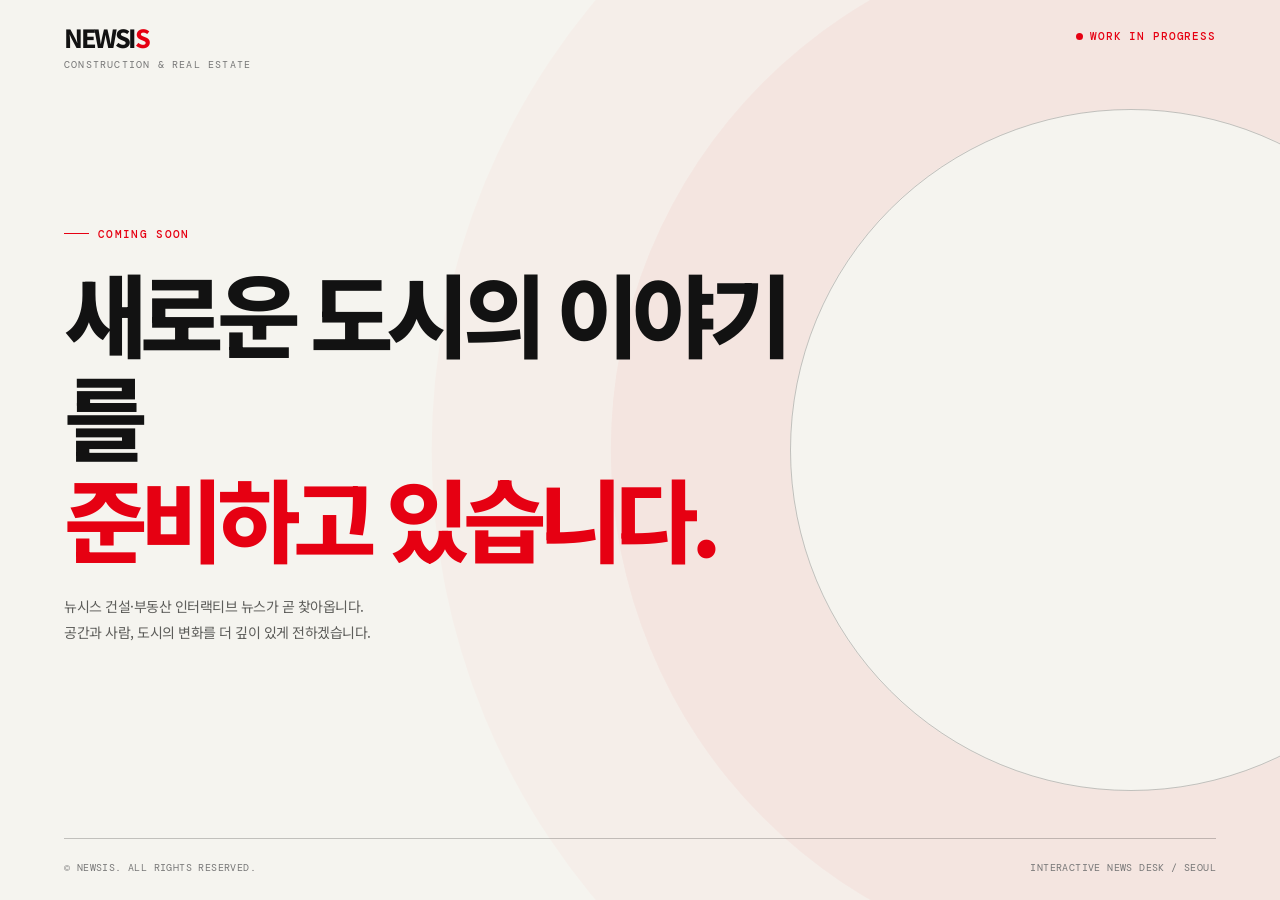
<file: index.html>
<!doctype html>
<html lang="ko">
<head>
  <meta charset="utf-8">
  <meta name="viewport" content="width=device-width, initial-scale=1">
  <meta name="description" content="뉴시스 건설·부동산 인터랙티브 뉴스 준비 중">
  <title>준비 중 | 뉴시스 건설·부동산</title>
  <link rel="preconnect" href="https://fonts.googleapis.com">
  <link rel="preconnect" href="https://fonts.gstatic.com" crossorigin>
  <link href="https://fonts.googleapis.com/css2?family=DM+Mono:wght@400;500&family=Noto+Sans+KR:wght@400;500;700;800&display=swap" rel="stylesheet">
  <style>
    :root { --ink:#121212; --paper:#f5f4ef; --red:#e60012; --line:rgba(18,18,18,.23); }
    * { box-sizing:border-box; }
    body { min-height:100vh; margin:0; overflow:hidden; color:var(--ink); background:var(--paper); font-family:"Noto Sans KR",sans-serif; }
    main { min-height:100vh; padding:26px clamp(24px,5vw,78px); display:flex; flex-direction:column; justify-content:space-between; position:relative; }
    main::before { content:""; width:min(56vw,680px); aspect-ratio:1; position:absolute; top:50%; right:-15vw; border:1px solid var(--line); border-radius:50%; transform:translateY(-50%); box-shadow:0 0 0 14vw rgba(230,0,18,.04),0 0 0 28vw rgba(230,0,18,.025); }
    header, footer, section { position:relative; z-index:1; }
    header { display:flex; justify-content:space-between; align-items:flex-start; }
    .brand { font-size:25px; line-height:.9; font-weight:800; letter-spacing:-.1em; }.brand i { color:var(--red); font-style:normal; }.brand small { display:block; margin-top:9px; color:#767676; font:10px "DM Mono",monospace; letter-spacing:.12em; }
    .status { padding-top:3px; color:var(--red); font:500 11px "DM Mono",monospace; letter-spacing:.08em; }.status::before { content:""; width:7px; height:7px; margin-right:7px; display:inline-block; border-radius:50%; background:currentColor; }
    section { margin-top:auto; margin-bottom:auto; transform:translateY(-2vh); }.eyebrow { display:flex; align-items:center; gap:9px; color:var(--red); font:500 11px "DM Mono",monospace; letter-spacing:.12em; }.eyebrow::before { content:""; width:25px; height:1px; background:currentColor; }
    h1 { max-width:790px; margin:20px 0 0; font-size:clamp(44px,7.1vw,106px); line-height:1.13; letter-spacing:-.085em; font-weight:800; }.red { color:var(--red); }.desc { max-width:425px; margin:25px 0 0; color:#5d5d5a; font-size:14px; line-height:1.85; letter-spacing:-.035em; }
    footer { padding-top:22px; border-top:1px solid var(--line); display:flex; justify-content:space-between; color:#777; font:10px "DM Mono",monospace; letter-spacing:.04em; }
    @media (max-width:600px) { main { padding:22px; }.status { font-size:9px; } main::before { width:92vw; right:-50vw; } h1 { font-size:49px; }.desc { font-size:13px; } footer span:last-child { display:none; } }
  </style>
</head>
<body>
  <main>
    <header><div class="brand">NEWSI<i>S</i><small>CONSTRUCTION &amp; REAL ESTATE</small></div><span class="status">WORK IN PROGRESS</span></header>
    <section><div class="eyebrow">COMING SOON</div><h1>새로운 도시의 이야기를<br><span class="red">준비하고 있습니다.</span></h1><p class="desc">뉴시스 건설·부동산 인터랙티브 뉴스가 곧 찾아옵니다.<br>공간과 사람, 도시의 변화를 더 깊이 있게 전하겠습니다.</p></section>
    <footer><span>© NEWSIS. ALL RIGHTS RESERVED.</span><span>INTERACTIVE NEWS DESK / SEOUL</span></footer>
  </main>
</body>
</html>
</file>
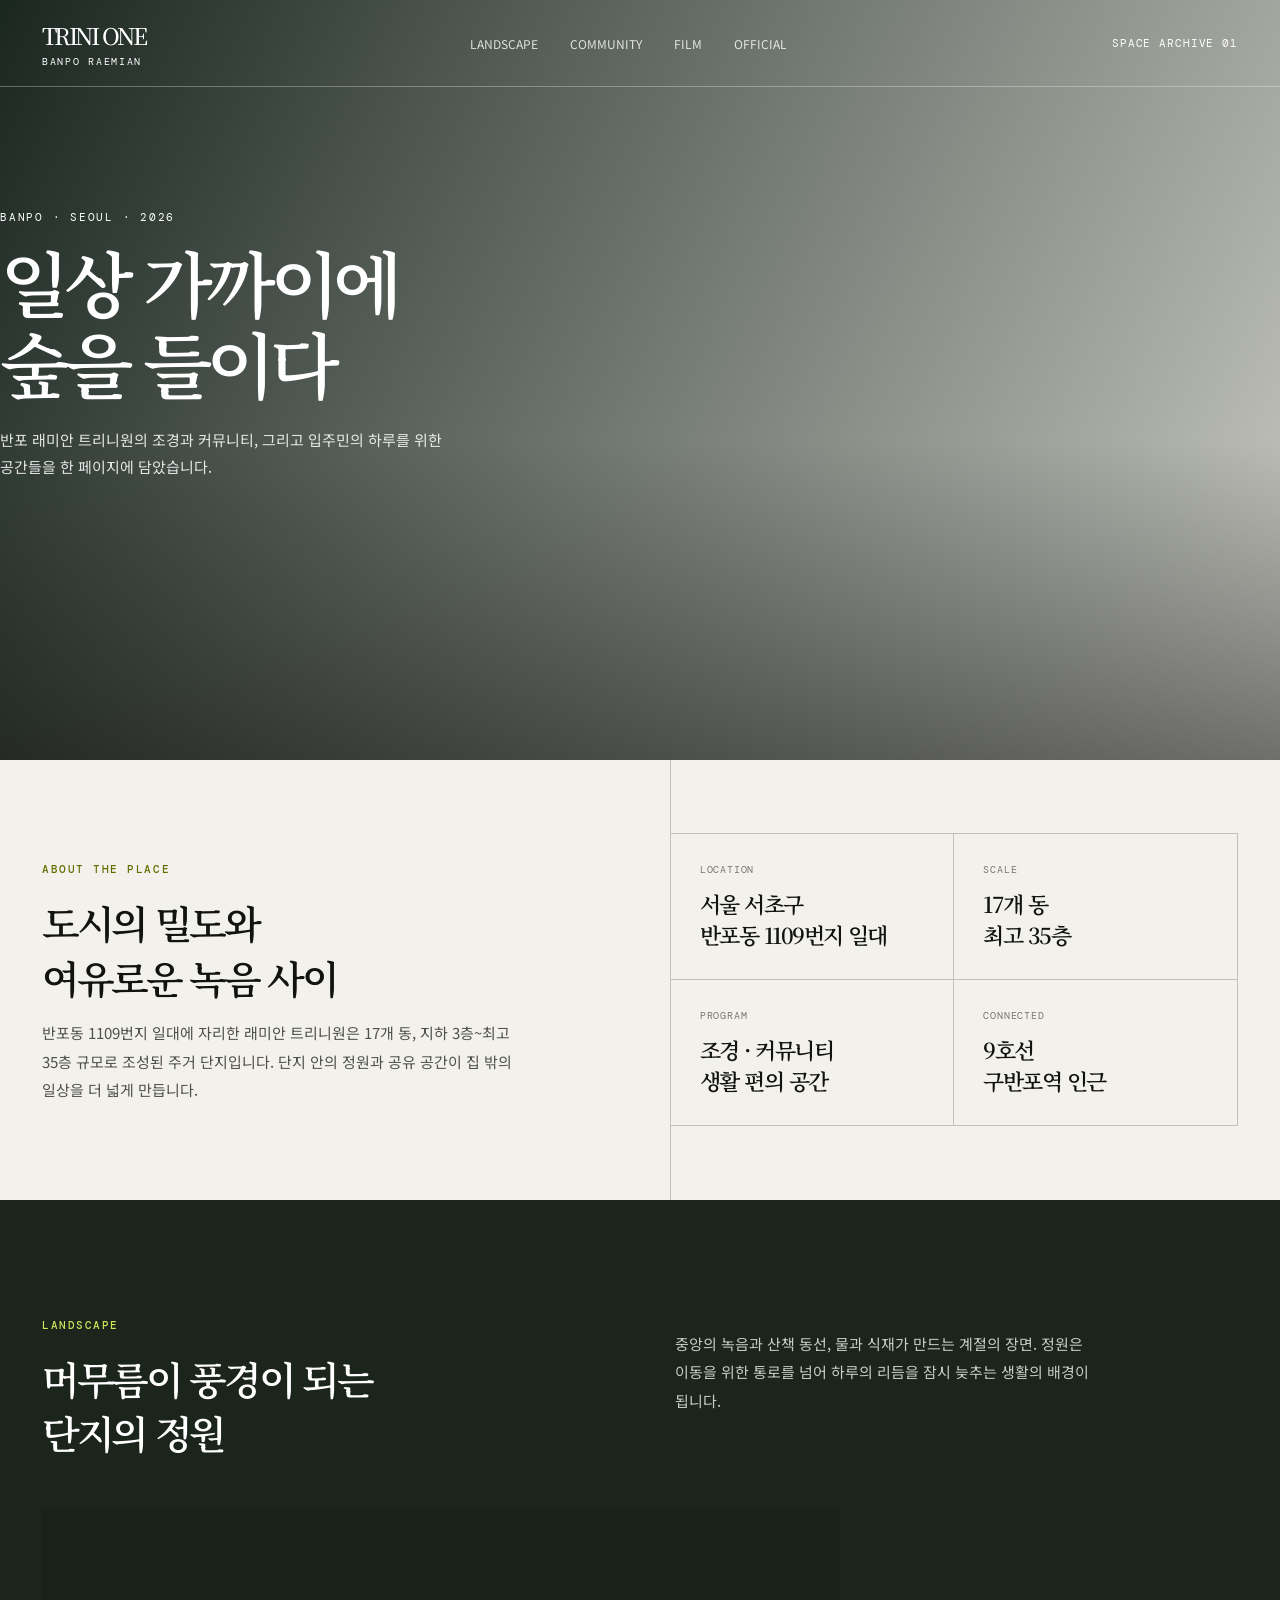
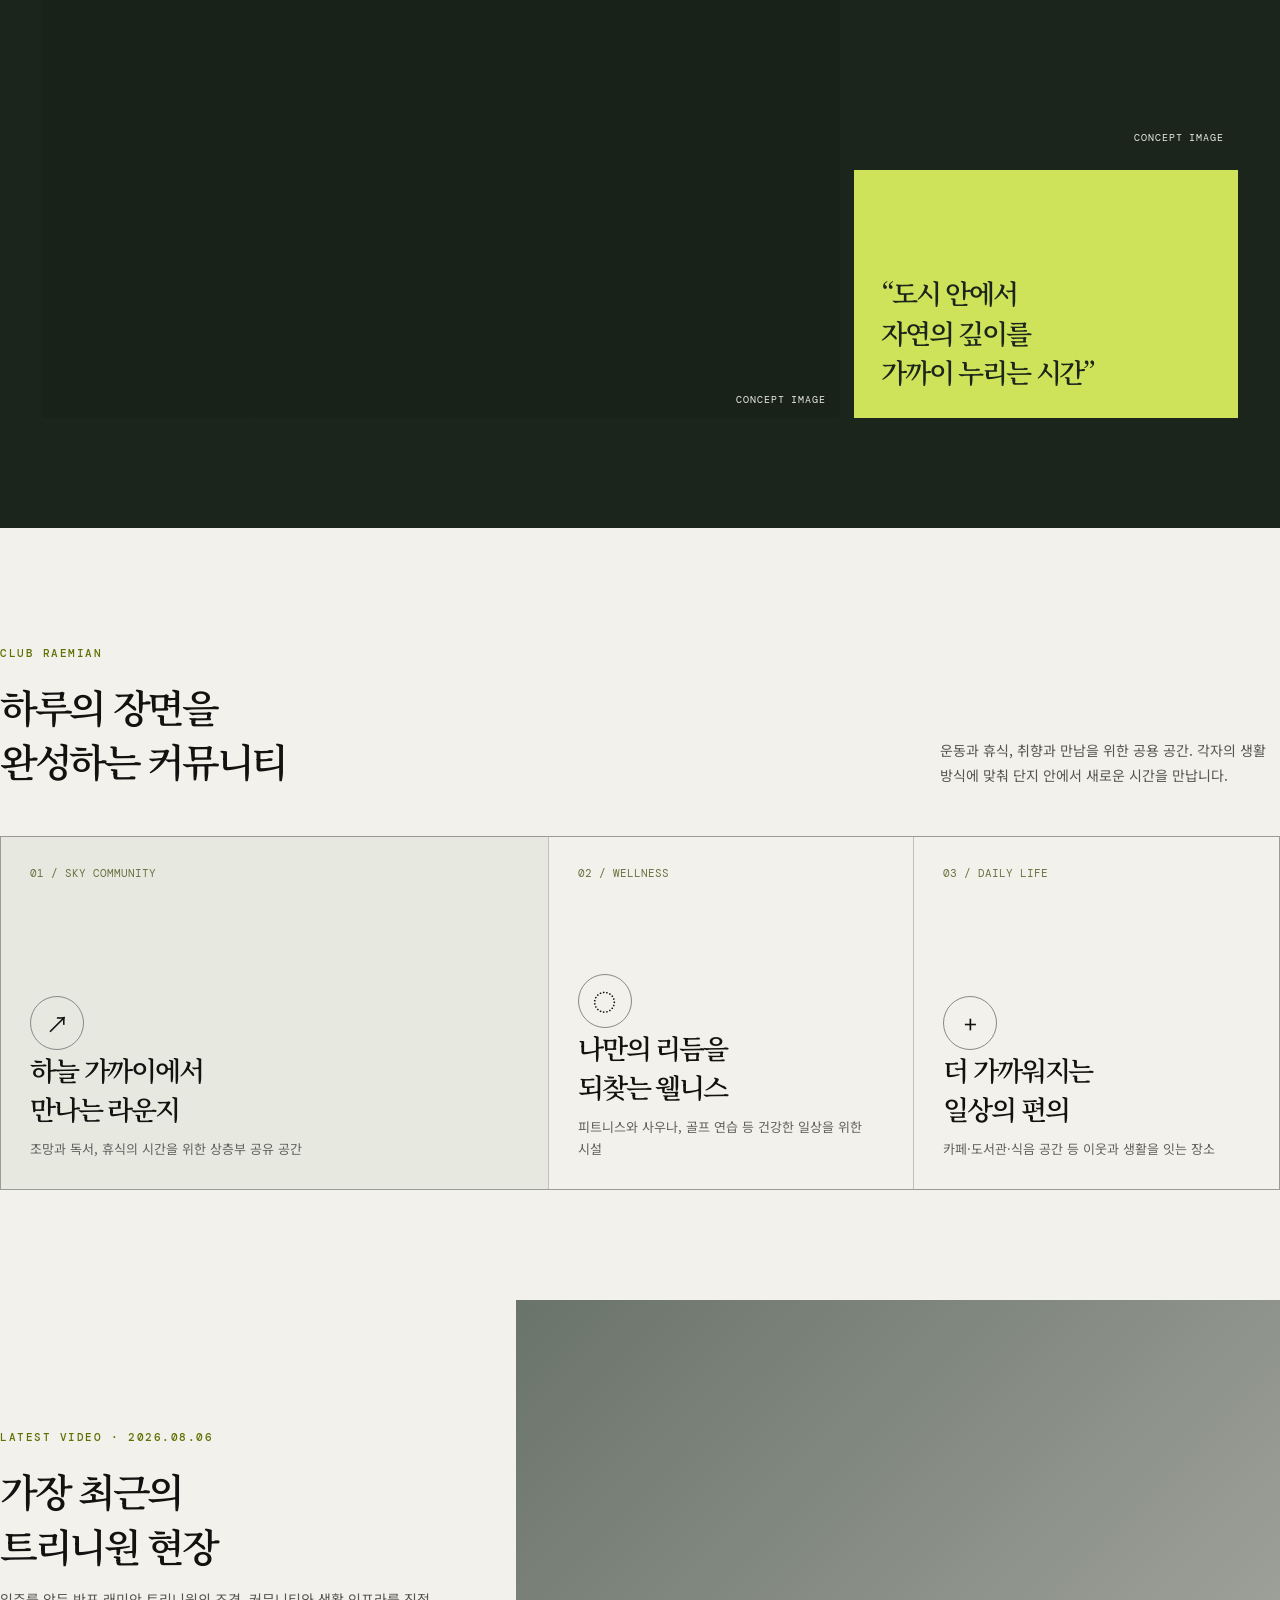
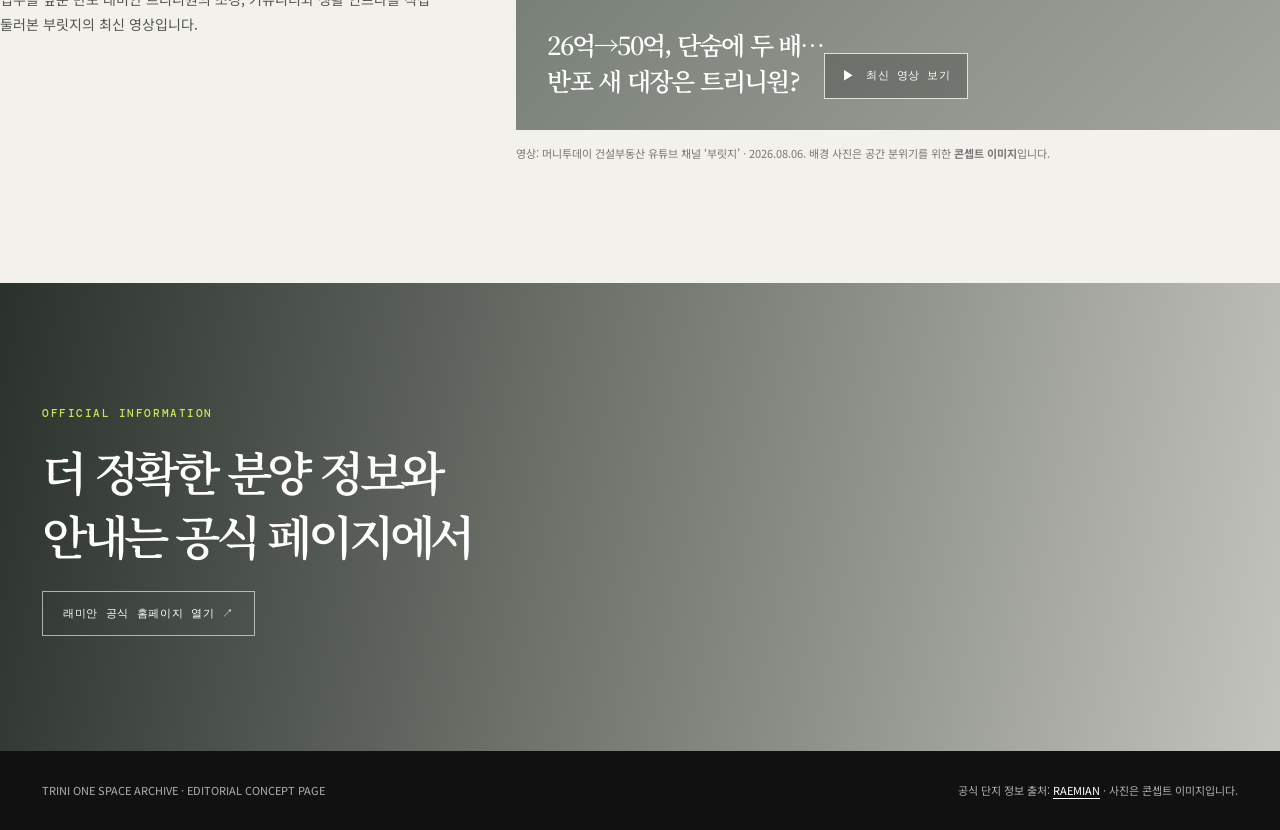
<file: triniwon/index.html>
<!doctype html>
<html lang="ko">
<head>
  <meta charset="utf-8">
  <meta name="viewport" content="width=device-width, initial-scale=1">
  <meta name="description" content="반포 래미안 트리니원 공간 아카이브">
  <title>트리니원 | 공간 아카이브</title>
  <link rel="preconnect" href="https://fonts.googleapis.com">
  <link rel="preconnect" href="https://fonts.gstatic.com" crossorigin>
  <link href="https://fonts.googleapis.com/css2?family=DM+Mono:wght@400;500&family=Noto+Serif+KR:wght@500;600;700&family=Noto+Sans+KR:wght@400;500;600;700&display=swap" rel="stylesheet">
  <style>
    :root { --black:#121311; --cream:#f3f1eb; --lime:#cee25a; --soft:#d9d8d1; --line:rgba(18,19,17,.22); }
    * { box-sizing:border-box; } html { scroll-behavior:smooth; } body { margin:0; color:var(--black); background:var(--cream); font-family:"Noto Sans KR",sans-serif; word-break:keep-all; } a { color:inherit; text-decoration:none; } .shell { max-width:1440px; margin:auto; padding:0 42px; }
    .top { position:absolute; z-index:3; top:0; left:0; right:0; color:#fff; border-bottom:1px solid rgba(255,255,255,.3); }.top-in { height:86px; display:flex; align-items:center; justify-content:space-between; }.logo { font:500 23px "Noto Serif KR",serif; letter-spacing:-.11em; }.logo small { display:block; margin-top:3px; font:10px "DM Mono",monospace; letter-spacing:.17em; }.nav { display:flex; gap:32px; font-size:12px; }.nav a { opacity:.82; }.nav a:hover { opacity:1; }
    .hero { min-height:760px; color:white; display:flex; align-items:flex-end; position:relative; overflow:hidden; background:linear-gradient(116deg,rgba(8,21,15,.92),rgba(13,28,17,.18)),url("https://images.unsplash.com/photo-1494526585095-c41746248156?auto=format&fit=crop&w=2200&q=85") center/cover; }.hero::after { content:""; position:absolute; inset:auto 0 0; height:42%; background:linear-gradient(transparent,rgba(0,0,0,.45)); }.hero-copy { position:relative; z-index:1; width:100%; padding:0 0 70px; }.kicker { display:block; margin-bottom:17px; font:11px "DM Mono",monospace; letter-spacing:.16em; }.hero h1 { max-width:700px; margin:0; font:600 72px/1.12 "Noto Serif KR",serif; letter-spacing:-.09em; }.hero p { max-width:450px; margin:23px 0 0; color:rgba(255,255,255,.86); font-size:15px; line-height:1.8; }
    .overview { display:grid; grid-template-columns:1.05fr .95fr; min-height:390px; }.overview-copy { padding:94px 10vw 80px 0; }.label { color:#607000; font:500 11px "DM Mono",monospace; letter-spacing:.14em; }.overview h2,.section-title { margin:17px 0 0; font:600 39px/1.4 "Noto Serif KR",serif; letter-spacing:-.085em; }.overview p { color:#50514e; line-height:1.9; font-size:15px; }.fact-grid { display:grid; grid-template-columns:1fr 1fr; align-content:center; border-left:1px solid var(--line); }.fact { min-height:144px; padding:29px; border-right:1px solid var(--line); border-bottom:1px solid var(--line); }.fact:nth-child(-n+2) { border-top:1px solid var(--line); }.fact span { display:block; color:#757570; font:10px "DM Mono",monospace; letter-spacing:.08em; }.fact strong { display:block; margin-top:12px; font:600 22px "Noto Serif KR",serif; letter-spacing:-.07em; }
    .visual { padding:110px 0; background:#1b251b; color:#fff; }.intro { display:grid; grid-template-columns:1fr 1fr; gap:70px; margin-bottom:48px; }.intro .label { color:var(--lime); }.intro p { max-width:440px; margin:20px 0 0; color:#c6cdc4; line-height:1.9; font-size:15px; }.image-pair { display:grid; grid-template-columns:1.35fr .65fr; gap:14px; }.photo { min-height:510px; background-position:center; background-size:cover; position:relative; }.photo::after { content:"CONCEPT IMAGE"; position:absolute; right:14px; bottom:12px; color:rgba(255,255,255,.9); font:10px "DM Mono",monospace; letter-spacing:.09em; }.forest { background-image:linear-gradient(rgba(0,0,0,.08),rgba(0,0,0,.08)),url("https://images.unsplash.com/photo-1600607687920-4e2a09cf159d?auto=format&fit=crop&w=1500&q=80"); }.stone { min-height:248px; background-image:url("https://images.unsplash.com/photo-1600585154340-be6161a56a0c?auto=format&fit=crop&w=1100&q=80"); }.quote { min-height:248px; padding:27px; display:flex; align-items:flex-end; background:var(--lime); color:#1b251b; font:600 27px/1.45 "Noto Serif KR",serif; letter-spacing:-.08em; }
    .community { padding:110px 0 0; }.community-head { display:flex; justify-content:space-between; align-items:flex-end; margin-bottom:48px; }.community-head p { max-width:340px; margin:0; color:#565651; font-size:14px; line-height:1.8; }.feature-grid { display:grid; grid-template-columns:1.2fr .8fr .8fr; gap:1px; background:var(--line); border:1px solid var(--line); }.feature { min-height:352px; padding:29px; background:var(--cream); display:flex; flex-direction:column; justify-content:space-between; }.feature:nth-child(1) { background:#e7e9e1; }.feature .num { color:#697240; font:11px "DM Mono",monospace; }.feature h3 { margin:0; font:600 27px/1.45 "Noto Serif KR",serif; letter-spacing:-.08em; }.feature p { margin:10px 0 0; color:#62625e; font-size:13px; line-height:1.7; }.feature-icon { width:54px; height:54px; border:1px solid #888; border-radius:50%; display:grid; place-items:center; font-size:23px; }
    .film { padding:110px 0; }.film-wrap { display:grid; grid-template-columns:.75fr 1.25fr; gap:58px; align-items:center; }.film-copy p { color:#555650; font-size:14px; line-height:1.8; }.video { aspect-ratio:16/9; padding:31px; display:flex; align-items:flex-end; overflow:hidden; background:linear-gradient(135deg,rgba(7,25,12,.58),rgba(21,30,24,.36)),url("https://images.unsplash.com/photo-1487958449943-2429e8be8625?auto=format&fit=crop&w=1600&q=85") center/cover; }.video-title { max-width:390px; color:#fff; font:600 25px/1.45 "Noto Serif KR",serif; letter-spacing:-.07em; }.play { display:inline-flex; align-items:center; gap:11px; width:max-content; margin-top:18px; padding:13px 17px; color:#fff; border:1px solid rgba(255,255,255,.78); background:rgba(0,0,0,.22); font:11px "DM Mono",monospace; letter-spacing:.05em; transition:.2s; }.play::before { content:"▶"; font-size:13px; }.play:hover { color:var(--black); background:#fff; }.source-note { margin-top:14px; color:#777; font-size:11px; line-height:1.7; }.source-note a { text-decoration:underline; text-underline-offset:3px; }
    .ending { padding:115px 0; color:#fff; background:linear-gradient(100deg,rgba(6,16,9,.85),rgba(6,16,9,.2)),url("https://images.unsplash.com/photo-1600566753190-17f0baa2a6c3?auto=format&fit=crop&w=2000&q=80") center/cover; }.ending h2 { max-width:650px; margin:17px 0 25px; font:600 47px/1.35 "Noto Serif KR",serif; letter-spacing:-.09em; }.button { display:inline-flex; padding:14px 20px; color:#fff; border:1px solid rgba(255,255,255,.6); font:11px "DM Mono",monospace; letter-spacing:.06em; transition:.2s; }.button:hover { background:#fff; color:var(--black); }.ending .label { color:var(--lime); }
    footer { padding:30px 0; background:#111; color:#aeb1aa; font-size:11px; }.foot { display:flex; justify-content:space-between; gap:25px; line-height:1.7; }.foot a { color:#fff; text-decoration:underline; text-underline-offset:3px; }
    @media (max-width:760px) { .shell { padding:0 20px; }.top-in { height:72px; }.nav { display:none; }.hero { min-height:650px; }.hero h1 { font-size:47px; }.hero-copy { padding-bottom:52px; }.overview,.intro,.film-wrap { grid-template-columns:1fr; }.overview-copy { padding:65px 0 40px; }.fact-grid { border-left:0; }.fact { min-height:124px; }.overview h2,.section-title { font-size:30px; }.visual,.community,.film { padding:70px 0; }.intro { gap:18px; margin-bottom:30px; }.image-pair { grid-template-columns:1fr; }.photo { min-height:350px; }.stone,.quote { min-height:210px; }.community { padding-bottom:0; }.community-head { display:block; margin-bottom:30px; }.community-head p { margin-top:16px; }.feature-grid { grid-template-columns:1fr; }.feature { min-height:245px; }.ending { padding:80px 0; }.ending h2 { font-size:35px; }.foot { flex-direction:column; gap:10px; } }
  </style>
</head>
<body>
  <header class="top"><div class="shell top-in"><a class="logo" href="#top">TRINI ONE<small>BANPO RAEMIAN</small></a><nav class="nav"><a href="#landscape">LANDSCAPE</a><a href="#community">COMMUNITY</a><a href="#film">FILM</a><a href="#official">OFFICIAL</a></nav><span style="font:11px 'DM Mono',monospace;letter-spacing:.08em">SPACE ARCHIVE 01</span></div></header>
  <main id="top">
    <section class="hero"><div class="shell hero-copy"><span class="kicker">BANPO · SEOUL · 2026</span><h1>일상 가까이에<br>숲을 들이다</h1><p>반포 래미안 트리니원의 조경과 커뮤니티, 그리고 입주민의 하루를 위한 공간들을 한 페이지에 담았습니다.</p></div></section>
    <section class="shell overview"><div class="overview-copy"><span class="label">ABOUT THE PLACE</span><h2>도시의 밀도와<br>여유로운 녹음 사이</h2><p>반포동 1109번지 일대에 자리한 래미안 트리니원은 17개 동, 지하 3층~최고 35층 규모로 조성된 주거 단지입니다. 단지 안의 정원과 공유 공간이 집 밖의 일상을 더 넓게 만듭니다.</p></div><div class="fact-grid"><div class="fact"><span>LOCATION</span><strong>서울 서초구<br>반포동 1109번지 일대</strong></div><div class="fact"><span>SCALE</span><strong>17개 동<br>최고 35층</strong></div><div class="fact"><span>PROGRAM</span><strong>조경 · 커뮤니티<br>생활 편의 공간</strong></div><div class="fact"><span>CONNECTED</span><strong>9호선<br>구반포역 인근</strong></div></div></section>
    <section class="visual" id="landscape"><div class="shell"><div class="intro"><div><span class="label">LANDSCAPE</span><h2 class="section-title">머무름이 풍경이 되는<br>단지의 정원</h2></div><p>중앙의 녹음과 산책 동선, 물과 식재가 만드는 계절의 장면. 정원은 이동을 위한 통로를 넘어 하루의 리듬을 잠시 늦추는 생활의 배경이 됩니다.</p></div><div class="image-pair"><div class="photo forest"></div><div style="display:grid;gap:14px"><div class="photo stone"></div><div class="quote">“도시 안에서<br>자연의 깊이를<br>가까이 누리는 시간”</div></div></div></div></section>
    <section class="community shell" id="community"><div class="community-head"><div><span class="label">CLUB RAEMIAN</span><h2 class="section-title">하루의 장면을<br>완성하는 커뮤니티</h2></div><p>운동과 휴식, 취향과 만남을 위한 공용 공간. 각자의 생활 방식에 맞춰 단지 안에서 새로운 시간을 만납니다.</p></div><div class="feature-grid"><article class="feature"><span class="num">01 / SKY COMMUNITY</span><div><div class="feature-icon">↗</div><h3>하늘 가까이에서<br>만나는 라운지</h3><p>조망과 독서, 휴식의 시간을 위한 상층부 공유 공간</p></div></article><article class="feature"><span class="num">02 / WELLNESS</span><div><div class="feature-icon">◌</div><h3>나만의 리듬을<br>되찾는 웰니스</h3><p>피트니스와 사우나, 골프 연습 등 건강한 일상을 위한 시설</p></div></article><article class="feature"><span class="num">03 / DAILY LIFE</span><div><div class="feature-icon">+</div><h3>더 가까워지는<br>일상의 편의</h3><p>카페·도서관·식음 공간 등 이웃과 생활을 잇는 장소</p></div></article></div></section>
    <section class="film shell" id="film"><div class="film-wrap"><div class="film-copy"><span class="label">LATEST VIDEO · 2026.08.06</span><h2 class="section-title">가장 최근의<br>트리니원 현장</h2><p>입주를 앞둔 반포 래미안 트리니원의 조경, 커뮤니티와 생활 인프라를 직접 둘러본 부릿지의 최신 영상입니다.</p></div><div><a class="video" href="https://www.mt.co.kr/amp/estate/2026/08/06/2026080613440492832" target="_blank" rel="noopener" aria-label="머니투데이 부릿지 트리니원 최신 영상 보기"><span class="video-title">26억→50억, 단숨에 두 배…<br>반포 새 대장은 트리니원?</span><span class="play">최신 영상 보기</span></a><p class="source-note">영상: 머니투데이 건설부동산 유튜브 채널 ‘부릿지’ · 2026.08.06. 배경 사진은 공간 분위기를 위한 <b>콘셉트 이미지</b>입니다.</p></div></div></section>
    <section class="ending" id="official"><div class="shell"><span class="label">OFFICIAL INFORMATION</span><h2>더 정확한 분양 정보와<br>안내는 공식 페이지에서</h2><a class="button" href="https://www.raemian.co.kr/sales/s/trinione" target="_blank" rel="noopener">래미안 공식 홈페이지 열기 ↗</a></div></section>
  </main>
  <footer><div class="shell foot"><span>TRINI ONE SPACE ARCHIVE · EDITORIAL CONCEPT PAGE</span><span>공식 단지 정보 출처: <a href="https://www.raemian.co.kr/sales/s/trinione" target="_blank" rel="noopener">RAEMIAN</a> · 사진은 콘셉트 이미지입니다.</span></div></footer>
</body>
</html>
</file>
